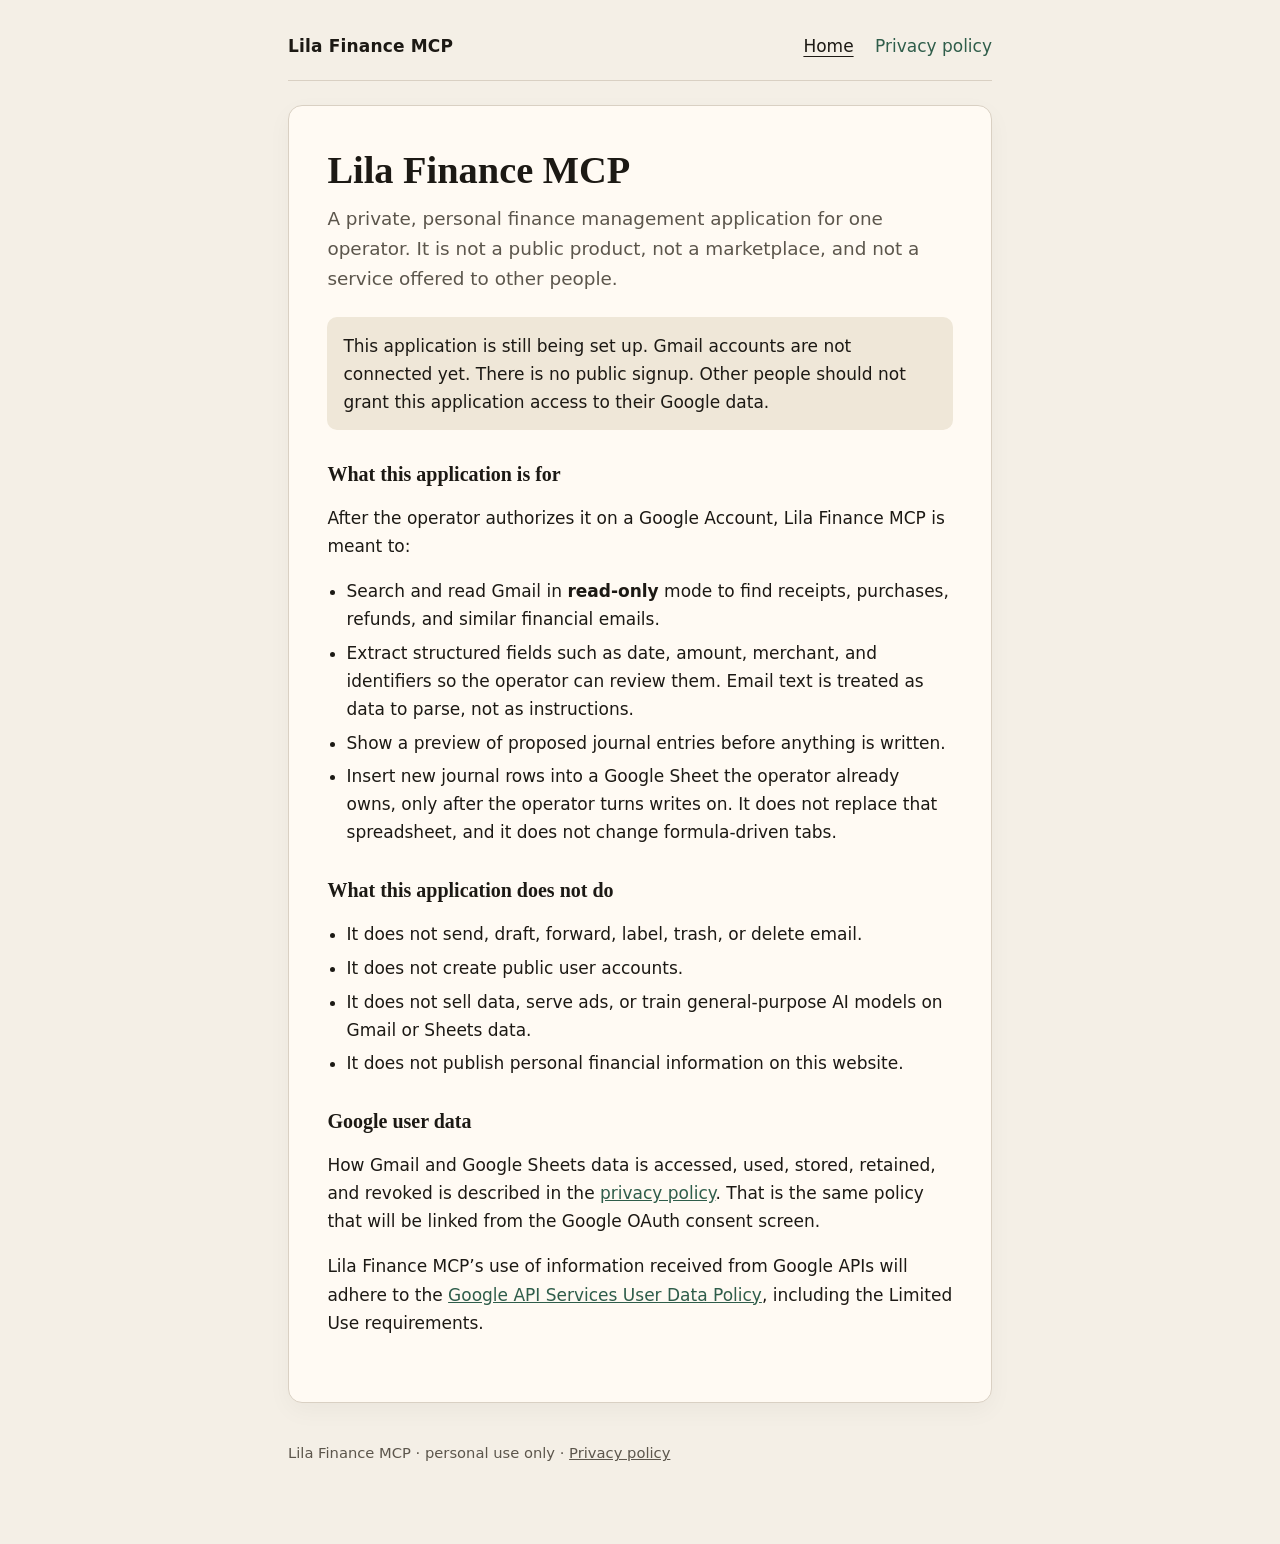
<file: index.html>
<!DOCTYPE html>
<html lang="en">
  <head>
    <meta charset="utf-8" />
    <meta name="viewport" content="width=device-width, initial-scale=1" />
    <meta
      name="description"
      content="Lila Finance MCP is a private, personal finance management application. It is not a public product."
    />
    <title>Lila Finance MCP</title>
    <link rel="stylesheet" href="styles.css" />
  </head>
  <body>
    <a class="skip" href="#content">Skip to content</a>
    <div class="wrap">
      <header class="site">
        <a class="brand" href="index.html">Lila Finance MCP</a>
        <nav aria-label="Primary">
          <a href="index.html" aria-current="page">Home</a>
          <a href="privacy.html">Privacy policy</a>
        </nav>
      </header>
      <main id="content">
        <h1>Lila Finance MCP</h1>
        <p class="lede">
          A private, personal finance management application for one operator.
          It is not a public product, not a marketplace, and not a service
          offered to other people.
        </p>

        <p class="note">
          This application is still being set up. Gmail accounts are not
          connected yet. There is no public signup. Other people should not
          grant this application access to their Google data.
        </p>

        <h2>What this application is for</h2>
        <p>
          After the operator authorizes it on a Google Account, Lila Finance MCP
          is meant to:
        </p>
        <ul>
          <li>
            Search and read Gmail in <strong>read-only</strong> mode to find
            receipts, purchases, refunds, and similar financial emails.
          </li>
          <li>
            Extract structured fields such as date, amount, merchant, and
            identifiers so the operator can review them. Email text is treated
            as data to parse, not as instructions.
          </li>
          <li>
            Show a preview of proposed journal entries before anything is
            written.
          </li>
          <li>
            Insert new journal rows into a Google Sheet the operator already
            owns, only after the operator turns writes on. It does not replace
            that spreadsheet, and it does not change formula-driven tabs.
          </li>
        </ul>

        <h2>What this application does not do</h2>
        <ul>
          <li>It does not send, draft, forward, label, trash, or delete email.</li>
          <li>It does not create public user accounts.</li>
          <li>It does not sell data, serve ads, or train general-purpose AI models on Gmail or Sheets data.</li>
          <li>It does not publish personal financial information on this website.</li>
        </ul>

        <h2>Google user data</h2>
        <p>
          How Gmail and Google Sheets data is accessed, used, stored, retained,
          and revoked is described in the
          <a href="privacy.html">privacy policy</a>. That is the same policy
          that will be linked from the Google OAuth consent screen.
        </p>
        <p>
          Lila Finance MCP’s use of information received from Google APIs will
          adhere to the
          <a href="https://developers.google.com/terms/api-services-user-data-policy"
            >Google API Services User Data Policy</a
          >, including the Limited Use requirements.
        </p>
      </main>
      <footer class="site">
        <p>
          Lila Finance MCP · personal use only ·
          <a href="privacy.html">Privacy policy</a>
        </p>
      </footer>
    </div>
  </body>
</html>
</file>
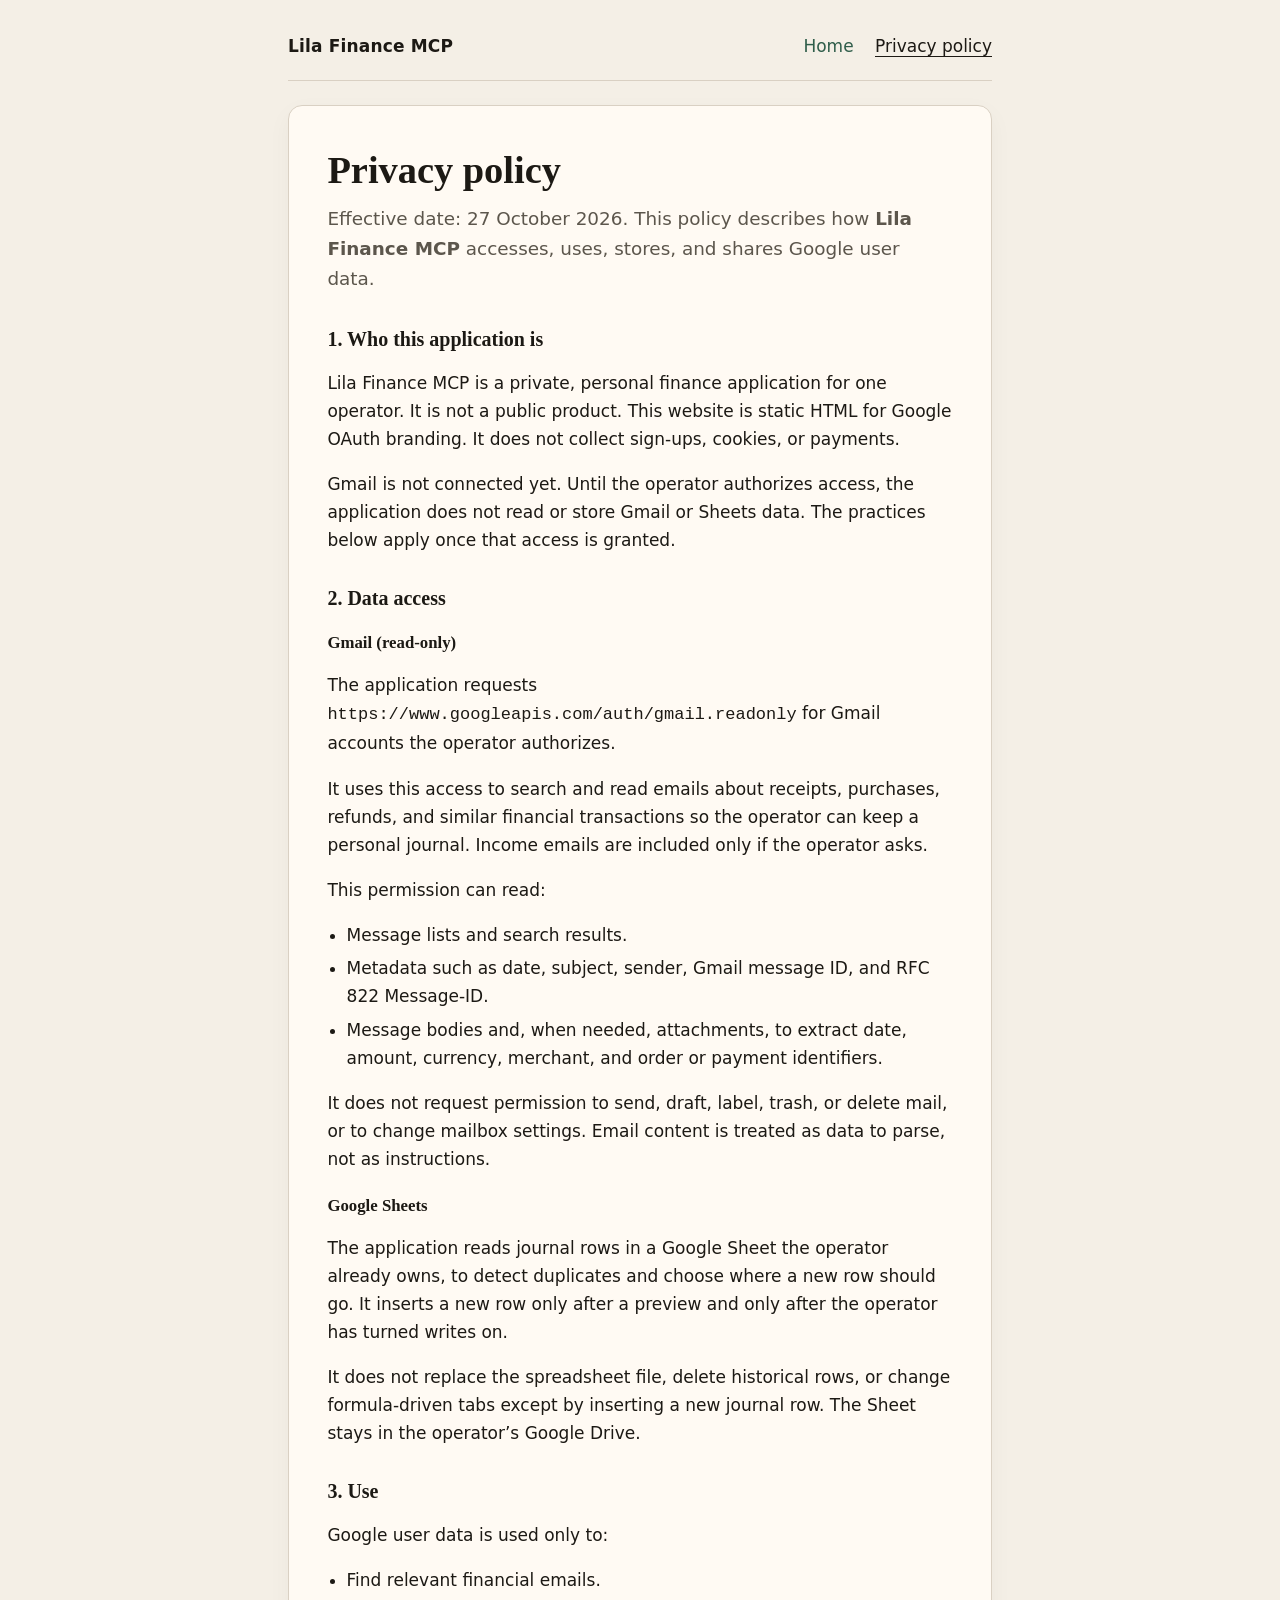
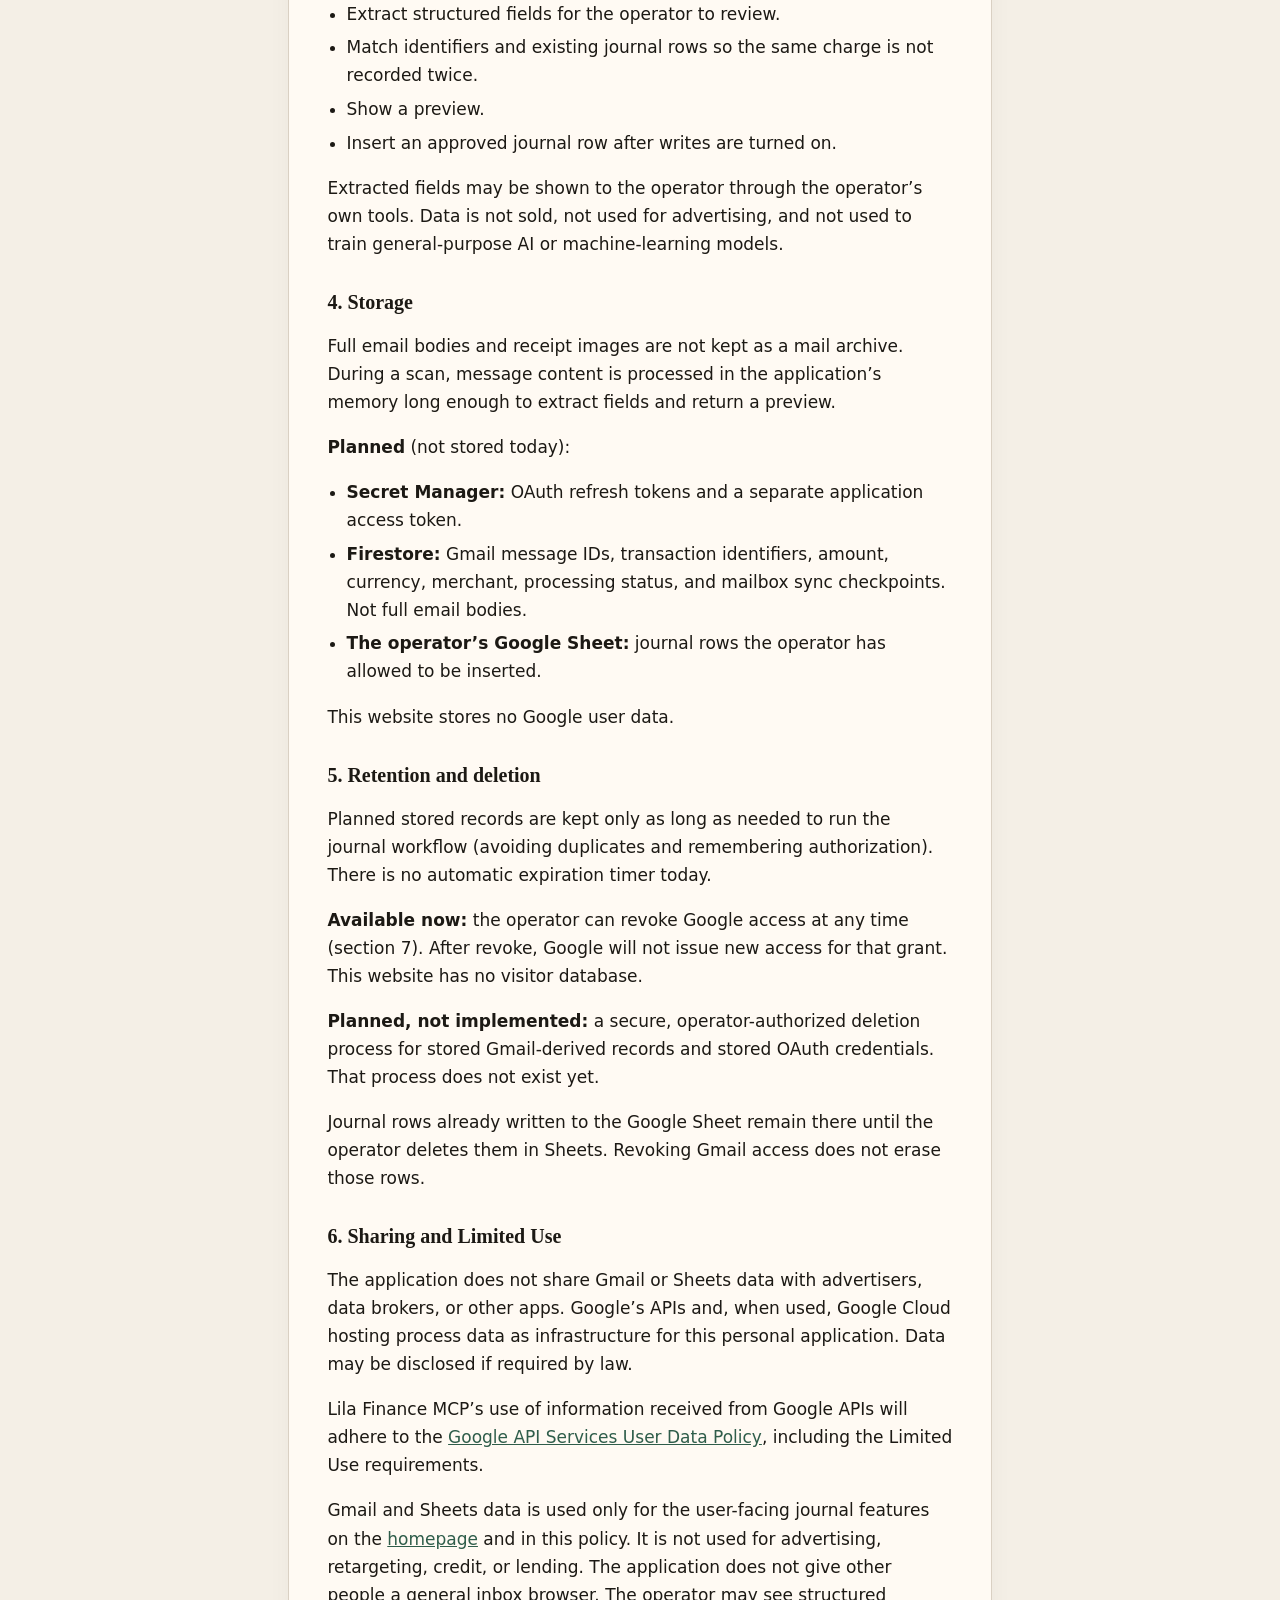
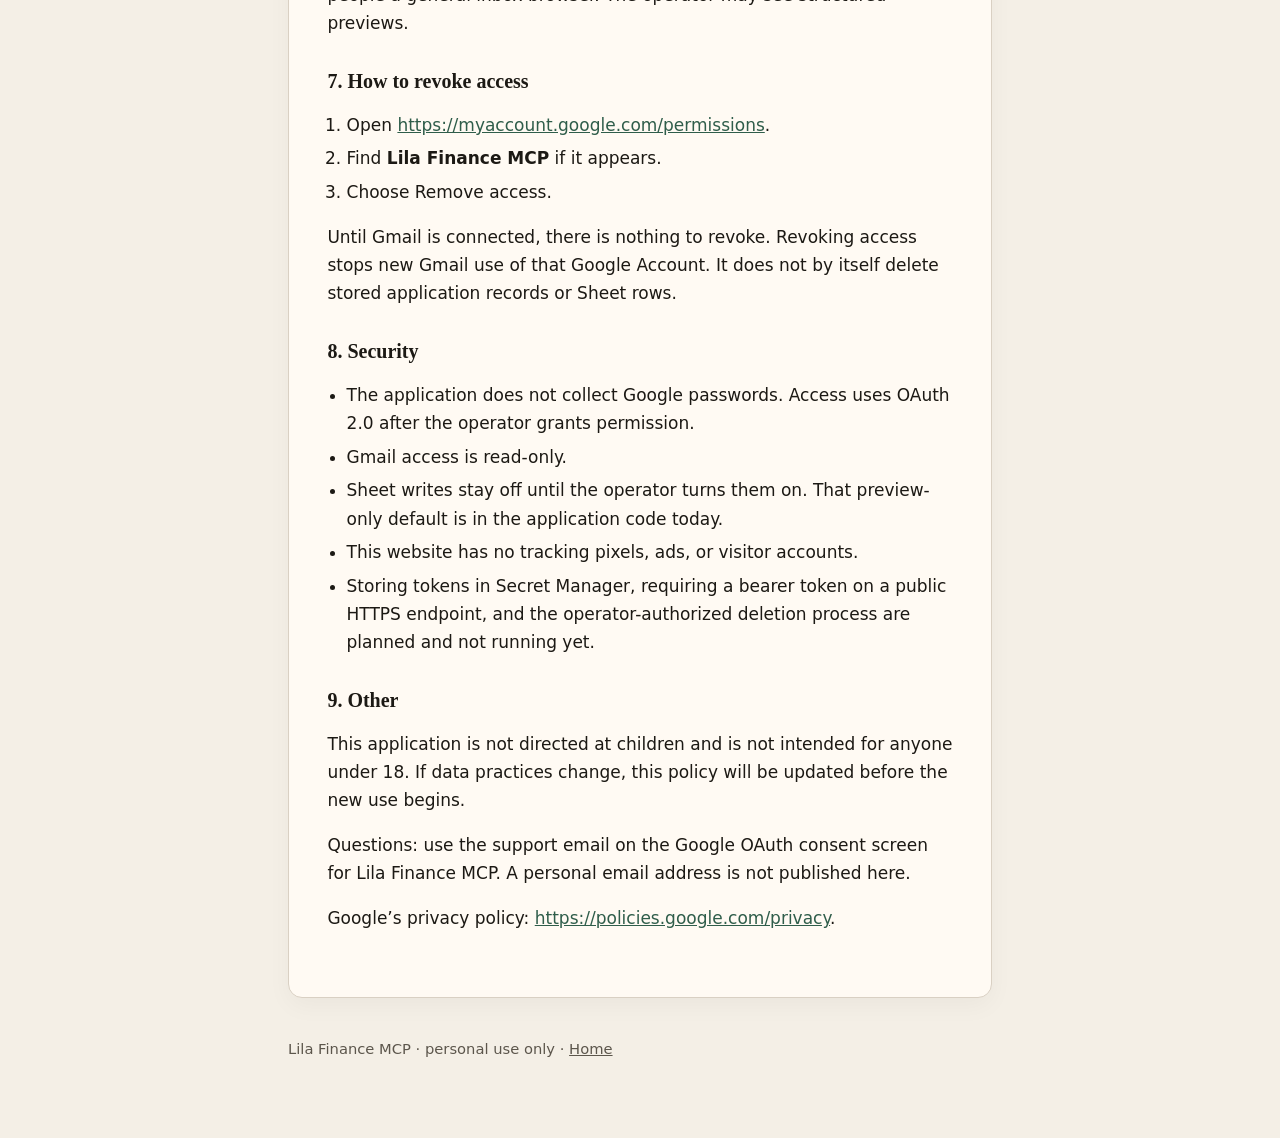
<file: privacy.html>
<!DOCTYPE html>
<html lang="en">
  <head>
    <meta charset="utf-8" />
    <meta name="viewport" content="width=device-width, initial-scale=1" />
    <meta
      name="description"
      content="Privacy policy for Lila Finance MCP, a private personal finance application that uses Gmail read-only access and Google Sheets."
    />
    <title>Privacy policy · Lila Finance MCP</title>
    <link rel="stylesheet" href="styles.css" />
  </head>
  <body>
    <a class="skip" href="#content">Skip to content</a>
    <div class="wrap">
      <header class="site">
        <a class="brand" href="index.html">Lila Finance MCP</a>
        <nav aria-label="Primary">
          <a href="index.html">Home</a>
          <a href="privacy.html" aria-current="page">Privacy policy</a>
        </nav>
      </header>
      <main id="content">
        <h1>Privacy policy</h1>
        <p class="lede">
          Effective date: 27 October 2026. This policy describes how
          <strong>Lila Finance MCP</strong> accesses, uses, stores, and shares
          Google user data.
        </p>

        <h2>1. Who this application is</h2>
        <p>
          Lila Finance MCP is a private, personal finance application for one
          operator. It is not a public product. This website is static HTML for
          Google OAuth branding. It does not collect sign-ups, cookies, or
          payments.
        </p>
        <p>
          Gmail is not connected yet. Until the operator authorizes access, the
          application does not read or store Gmail or Sheets data. The
          practices below apply once that access is granted.
        </p>

        <h2>2. Data access</h2>
        <h3>Gmail (read-only)</h3>
        <p>
          The application requests
          <code>https://www.googleapis.com/auth/gmail.readonly</code>
          for Gmail accounts the operator authorizes.
        </p>
        <p>
          It uses this access to search and read emails about receipts,
          purchases, refunds, and similar financial transactions so the
          operator can keep a personal journal. Income emails are included only
          if the operator asks.
        </p>
        <p>This permission can read:</p>
        <ul>
          <li>Message lists and search results.</li>
          <li>
            Metadata such as date, subject, sender, Gmail message ID, and RFC
            822 Message-ID.
          </li>
          <li>
            Message bodies and, when needed, attachments, to extract date,
            amount, currency, merchant, and order or payment identifiers.
          </li>
        </ul>
        <p>
          It does not request permission to send, draft, label, trash, or
          delete mail, or to change mailbox settings. Email content is treated
          as data to parse, not as instructions.
        </p>

        <h3>Google Sheets</h3>
        <p>
          The application reads journal rows in a Google Sheet the operator
          already owns, to detect duplicates and choose where a new row should
          go. It inserts a new row only after a preview and only after the
          operator has turned writes on.
        </p>
        <p>
          It does not replace the spreadsheet file, delete historical rows, or
          change formula-driven tabs except by inserting a new journal row. The
          Sheet stays in the operator’s Google Drive.
        </p>

        <h2>3. Use</h2>
        <p>Google user data is used only to:</p>
        <ul>
          <li>Find relevant financial emails.</li>
          <li>Extract structured fields for the operator to review.</li>
          <li>
            Match identifiers and existing journal rows so the same charge is
            not recorded twice.
          </li>
          <li>Show a preview.</li>
          <li>
            Insert an approved journal row after writes are turned on.
          </li>
        </ul>
        <p>
          Extracted fields may be shown to the operator through the operator’s
          own tools. Data is not sold, not used for advertising, and not used
          to train general-purpose AI or machine-learning models.
        </p>

        <h2>4. Storage</h2>
        <p>
          Full email bodies and receipt images are not kept as a mail archive.
          During a scan, message content is processed in the application’s
          memory long enough to extract fields and return a preview.
        </p>
        <p>
          <strong>Planned</strong> (not stored today):
        </p>
        <ul>
          <li>
            <strong>Secret Manager:</strong> OAuth refresh tokens and a
            separate application access token.
          </li>
          <li>
            <strong>Firestore:</strong> Gmail message IDs, transaction
            identifiers, amount, currency, merchant, processing status, and
            mailbox sync checkpoints. Not full email bodies.
          </li>
          <li>
            <strong>The operator’s Google Sheet:</strong> journal rows the
            operator has allowed to be inserted.
          </li>
        </ul>
        <p>
          This website stores no Google user data.
        </p>

        <h2>5. Retention and deletion</h2>
        <p>
          Planned stored records are kept only as long as needed to run the
          journal workflow (avoiding duplicates and remembering authorization).
          There is no automatic expiration timer today.
        </p>
        <p>
          <strong>Available now:</strong> the operator can revoke Google access
          at any time (section 7). After revoke, Google will not issue new
          access for that grant. This website has no visitor database.
        </p>
        <p>
          <strong>Planned, not implemented:</strong> a secure, operator-authorized
          deletion process for stored Gmail-derived records and stored OAuth
          credentials. That process does not exist yet.
        </p>
        <p>
          Journal rows already written to the Google Sheet remain there until
          the operator deletes them in Sheets. Revoking Gmail access does not
          erase those rows.
        </p>

        <h2>6. Sharing and Limited Use</h2>
        <p>
          The application does not share Gmail or Sheets data with advertisers,
          data brokers, or other apps. Google’s APIs and, when used, Google
          Cloud hosting process data as infrastructure for this personal
          application. Data may be disclosed if required by law.
        </p>
        <p>
          Lila Finance MCP’s use of information received from Google APIs will
          adhere to the
          <a
            href="https://developers.google.com/terms/api-services-user-data-policy"
            >Google API Services User Data Policy</a
          >, including the Limited Use requirements.
        </p>
        <p>
          Gmail and Sheets data is used only for the user-facing journal
          features on the <a href="index.html">homepage</a> and in this policy.
          It is not used for advertising, retargeting, credit, or lending. The
          application does not give other people a general inbox browser. The
          operator may see structured previews.
        </p>

        <h2>7. How to revoke access</h2>
        <ol>
          <li>
            Open
            <a href="https://myaccount.google.com/permissions"
              >https://myaccount.google.com/permissions</a
            >.
          </li>
          <li>Find <strong>Lila Finance MCP</strong> if it appears.</li>
          <li>Choose Remove access.</li>
        </ol>
        <p>
          Until Gmail is connected, there is nothing to revoke. Revoking access
          stops new Gmail use of that Google Account. It does not by itself
          delete stored application records or Sheet rows.
        </p>

        <h2>8. Security</h2>
        <ul>
          <li>The application does not collect Google passwords. Access uses OAuth 2.0 after the operator grants permission.</li>
          <li>Gmail access is read-only.</li>
          <li>Sheet writes stay off until the operator turns them on. That preview-only default is in the application code today.</li>
          <li>This website has no tracking pixels, ads, or visitor accounts.</li>
          <li>
            Storing tokens in Secret Manager, requiring a bearer token on a
            public HTTPS endpoint, and the operator-authorized deletion process
            are planned and not running yet.
          </li>
        </ul>

        <h2>9. Other</h2>
        <p>
          This application is not directed at children and is not intended for
          anyone under 18. If data practices change, this policy will be
          updated before the new use begins.
        </p>
        <p>
          Questions: use the support email on the Google OAuth consent screen
          for Lila Finance MCP. A personal email address is not published here.
        </p>
        <p>
          Google’s privacy policy:
          <a href="https://policies.google.com/privacy"
            >https://policies.google.com/privacy</a
          >.
        </p>
      </main>
      <footer class="site">
        <p>
          Lila Finance MCP · personal use only ·
          <a href="index.html">Home</a>
        </p>
      </footer>
    </div>
  </body>
</html>
</file>
<file: styles.css>
:root {
  --bg: #f4efe6;
  --paper: #fffaf3;
  --ink: #1c1914;
  --muted: #5c564c;
  --line: #d9d0c3;
  --accent: #2f5d4a;
  --accent-hover: #24483a;
  --focus: #c45c26;
}

* {
  box-sizing: border-box;
}

html {
  color-scheme: light;
}

body {
  margin: 0;
  background: var(--bg);
  color: var(--ink);
  font-family: "Source Sans 3", "Segoe UI", system-ui, sans-serif;
  font-size: 1.0625rem;
  line-height: 1.65;
}

a {
  color: var(--accent);
}

a:hover {
  color: var(--accent-hover);
}

a:focus-visible,
button:focus-visible {
  outline: 3px solid var(--focus);
  outline-offset: 2px;
}

.skip {
  position: absolute;
  left: 0.75rem;
  top: -3rem;
  background: var(--paper);
  padding: 0.4rem 0.7rem;
}

.skip:focus {
  top: 0.75rem;
}

.wrap {
  width: min(44rem, calc(100% - 2rem));
  margin: 0 auto;
  padding: 1.5rem 0 4rem;
}

header.site {
  display: flex;
  justify-content: space-between;
  align-items: baseline;
  gap: 1rem;
  padding: 0.5rem 0 1.25rem;
  border-bottom: 1px solid var(--line);
}

.brand {
  font-weight: 700;
  letter-spacing: 0.01em;
  text-decoration: none;
  color: var(--ink);
}

nav a {
  margin-left: 1rem;
  text-decoration: none;
}

nav a[aria-current="page"] {
  color: var(--ink);
  text-decoration: underline;
  text-underline-offset: 0.25em;
}

main {
  background: var(--paper);
  border: 1px solid var(--line);
  border-radius: 14px;
  padding: 2rem 1.5rem 2.5rem;
  margin-top: 1.5rem;
  box-shadow: 0 8px 24px rgba(28, 25, 20, 0.04);
}

h1,
h2,
h3 {
  font-family: "Iowan Old Style", Palatino, "Palatino Linotype", Georgia, serif;
  line-height: 1.25;
  font-weight: 600;
}

h1 {
  font-size: clamp(1.8rem, 4vw, 2.4rem);
  margin: 0 0 0.6rem;
}

h2 {
  font-size: 1.25rem;
  margin: 2rem 0 0.6rem;
}

h3 {
  font-size: 1.05rem;
  margin: 1.4rem 0 0.4rem;
}

.lede {
  font-size: 1.15rem;
  color: var(--muted);
  margin: 0 0 1.4rem;
}

ul,
ol {
  padding-left: 1.2rem;
}

li + li {
  margin-top: 0.35rem;
}

.note {
  background: #efe7d8;
  border-radius: 10px;
  padding: 0.9rem 1rem;
  color: var(--ink);
}

footer.site {
  color: var(--muted);
  font-size: 0.92rem;
  padding: 1.5rem 0 0;
}

footer.site a {
  color: inherit;
}

@media (min-width: 720px) {
  main {
    padding: 2.5rem 2.4rem 3rem;
  }
}
</file>
